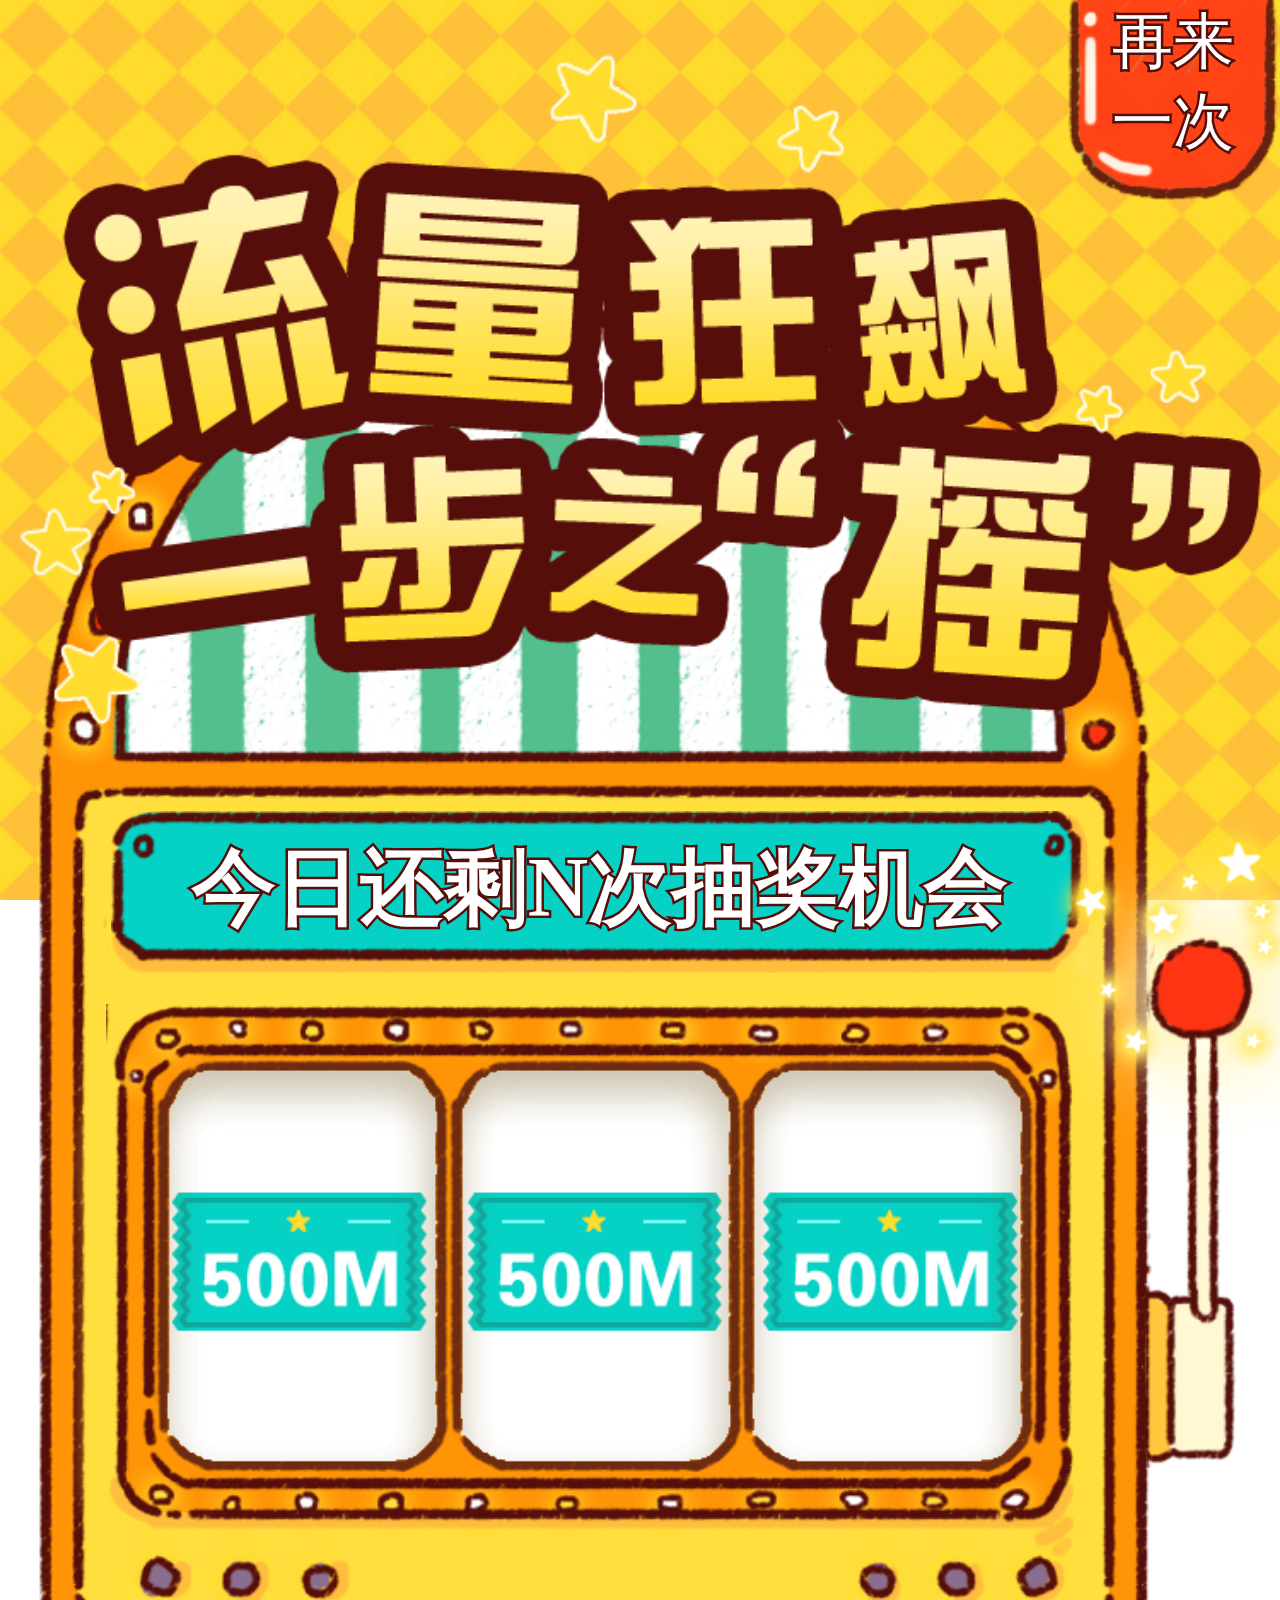
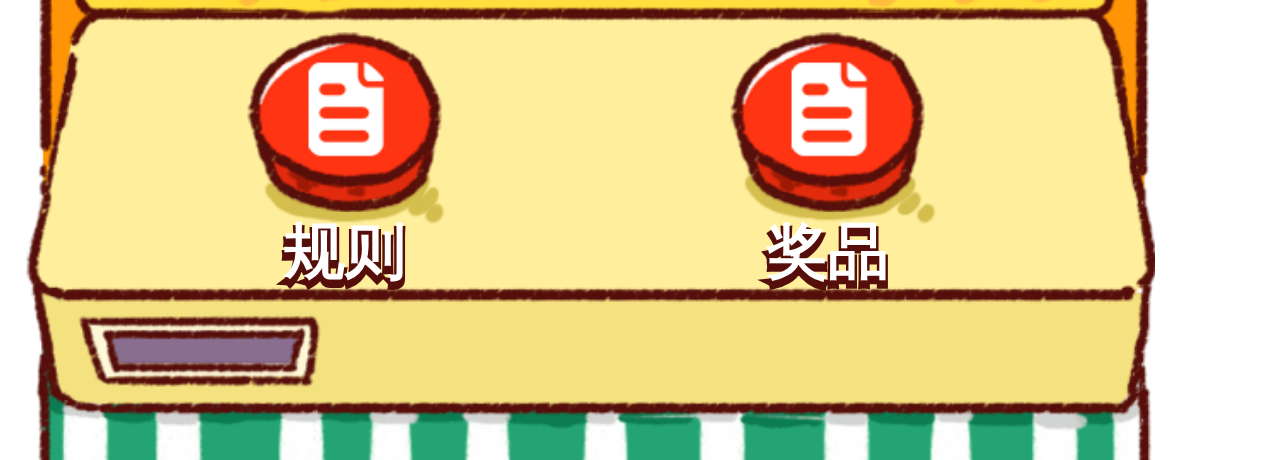
<file: index.html>
<!DOCTYPE html>
<html lang="en">
<head>
    <meta charset="UTF-8">
    <meta name="viewport"
          content="width=device-width, user-scalable=no, initial-scale=1.0, maximum-scale=1.0, minimum-scale=1.0">
    <title>流量狂飙，一步之“摇”</title>
    <script type="text/javascript">
        (function (global) {
            function remChange() {
                document.documentElement.style.fontSize = 100 * document.documentElement.clientWidth / 750 + 'px';
            }
            remChange();
            global.addEventListener('resize', remChange, false);
        })(window);
    </script>
    <link rel="stylesheet" href="css/reset.min.css">
    <link rel="stylesheet" href="css/style.css">
</head>
<body>
    <!-- <div class="mask"></div> -->
    <div class="view-wrapper">
        <div data-text="再来一次" class="play-again stroke">再来一次</div>
        <div class="game-box">
            <div data-text="今日还剩N次抽奖机会" class="game-box-title stroke">
                今日还剩<span>N</span>次抽奖机会
            </div>
            <div class="game-box-container">
                <div class="game-box-bg"></div>
                <div class="num-box clearfix">
                    <div class="num" style="margin-left: 0.2rem"></div>
                    <div class="num" style="margin-left: 0.22rem"></div>
                    <div class="num" style="margin-left: 0.22rem"></div>
                </div>
                <div class="game-box-mask"></div>
            </div>
            <div class="game-btn-group">
                <div class="game-btn game-rule-btn">
                    <i></i>
                    <span data-text="规则">规则</span>
                </div>
                <div class="game-btn game-prize-btn">
                    <i></i>
                    <span data-text="奖品">奖品</span>
                </div>
            </div>
        </div>
        <div class="game-begin"></div>
        <div class="banner"></div>
        <div class="mask"></div>

        <!-- 中奖弹窗 -->
        <div class="modal modal-getPrize" style="display: none;">
            <div class="modal-flex">
                <div class="modal-content" style="height: 4.61rem; background-image: url('images/modal_bg_01.png');">
                    <div class="modal-body">
                        <div style="padding: 0.2rem 0.1rem;">
                            <p class="font-48">棒棒哒1</p>
                            <p class="font-48">139xxxxxxxx</p>
                            <p class="font-48">获得30M流量~</p>
                            <p class="font-24">温馨提示：奖品将于活动结束后30个工作日内赠送，每位客户只可获赠一次</p>
                        </div>
                    </div>
                    <div class="modal-close"></div>   
                </div>
            </div>
        </div>

        <!-- 未中奖弹窗 -->
        <div class="modal" style="display: none;">
            <div class="modal-flex">
                <div class="modal-content" style="height: 4.91rem; background-image: url('images/modal_bg_02.png');">
                    <div class="modal-body">
                        <div style="padding: 0.15rem 0.1rem 0;">
                            <p class="font-48">就差那么一点</p>
                            <p class="font-48">继续加油吧！</p>
                            <p class="font-24">温馨提示：每天首次邀请好友参与，可额外增加一次抽奖机会哦！</p>
                            <div class="modal-playagain-btn btn_03" style="margin-top: 0.1rem;">再来一次</div>
                        </div>
                    </div>
                    <div class="modal-close"></div>   
                </div>
            </div>
        </div>
        
        <!-- 这里空荡荡的弹窗 -->
        <div class="modal modal-kong" style="display: none;">
            <div class="modal-flex">
                <div class="modal-content" style="height: 4.91rem; background-image: url('images/modal_bg_02.png');">
                    <div class="modal-body">
                        <div style="height: 2rem; display: flex;flex-direction: column;justify-content: center;">
                            <p class="font-48">这里空荡荡的~</p>
                            <p class="font-48">相信你很快能中奖的！</p>
                        </div>
                        <div class="modal-playagain-btn btn_04">赶紧去抽一把</div>
                    </div>
                    <div class="modal-close"></div>   
                </div>
            </div>
        </div>

        <!-- 机会用完 明日再来弹窗 -->
        <div class="modal" style="display: none;">
            <div class="modal-flex">
                <div class="modal-content" style="height: 4.91rem; background-image: url('images/modal_bg_02.png');">
                    <div class="modal-body">
                        <div style="padding: 0.15rem 0.1rem 0;">
                            <p class="font-48">抽奖机会用完啦~</p>
                            <p class="font-48">明天再来吧</p>
                            <p class="font-24">温馨提示：每天首次邀请好友参与，可额外增加一次抽奖机会哦！</p>
                            <div class="modal-playagain-btn btn_05" style="margin-top: 0.1rem;">邀请好友玩一把</div>
                        </div>
                    </div>
                    <div class="modal-close"></div>   
                </div>
            </div>
        </div>

        <!-- 机会用完弹窗 -->
        <div class="modal" style="display: none;">
            <div class="modal-flex">
                <div class="modal-content" style="height: 4.91rem; background-image: url('images/modal_bg_01.png');">
                    <div class="modal-body">
                        <div style="padding: 0 0.1rem;">
                            <p class="font-48" style="padding: 0.35rem 0;">抽奖机会用完啦~</p>
                            <p class="font-24">温馨提示：每天首次邀请好友参与，可额外增加一次抽奖机会哦！</p>
                            <div class="modal-playagain-btn btn_05" style="margin-top: 0.1rem;">邀请好友玩一把</div>
                        </div>
                    </div>
                    <div class="modal-close"></div>   
                </div>
            </div>
        </div>

        <!-- 活动结束弹窗 -->
        <div class="modal" style="display: none;">
            <div class="modal-flex">
                <div class="modal-content" style="height: 4.61rem; background-image: url('images/modal_bg_01.png');">
                    <div class="modal-body">
                        <div style="height: 100%;display:flex;justify-content: center;flex-direction: column;">
                            <p class="font-48">下次要早点来哦</p>
                            <p class="font-48">本次活动已经结束啦</p>
                        </div>
                    </div>
                    <div class="modal-close"></div>   
                </div>
            </div>
        </div>

        <!-- 活动规则弹窗 -->
        <div class="modal modal-rule" style="display: none;">
            <div class="modal-flex">
                <div class="modal-content" style="height: 10.81rem; background-image: url('images/modal_bg_03.png');">
                    <div class="modal-body">
                        <div style="height: 100%;">
                            <div class="rule-title"></div>
                            <div style="height: 8rem; overflow-y: scroll;font-size: 0.3rem; color: #8d5c08;text-align: left;padding: 0 0.15rem;font-weight: 700;">
                                1、活动期间，用户需要持续订阅并绑定“中国移动10086”手机QQ公众号，若取消订阅与绑定则无法发放奖品。<br />
                                2、赠送的流量为国内流量（河北、贵州为省内流量），2/3/4G通用，当月有效，流量不结转。 <br />
                                3、中奖查询：奖品可点击游戏首页“奖品”查询当前中奖情况。或在活动结束10个工作日后，点击手机QQ菜单“个人主页”底部的“中奖查询专区”广告图查询中奖结果。<br />
                                4、流量奖品将于活动结束后30个工作日内赠送至用户认证登录的手机号码中，届时会有短信提醒。<br />
                                5、同一用户活动期间只可中奖一次，同一账号重复登记或者更换多个账号绑定登记只计算第一次登记号码。<br />
                                6、号码欠费、未进行实名制认证、处于非正常状态的用户，流量可能无法成功到帐。<br />
                                7、携号转网、集团代付/对公托收（如政企动力100行业卡）用户暂时无法参与，流量无法到账。<br />
                                8、一经发现违规等恶意操作将取消获奖资格。<br />
                                9、本活动的中奖概率约为6%-20%（这个只给客户看，非后台概率），根据历史活动经验测算，具体以实际参与为准。
                            </div>
                        </div>
                    </div>
                    <div class="modal-close"></div>   
                </div>
            </div>
        </div>
        
        <!-- 邀请好友额外获得一次抽奖机会弹窗 -->
        <div class="modal" style="display: none;">
            <div class="modal-flex">
                <div class="modal-content" style="height: 4.91rem; background-image: url('images/modal_bg_01.png');">
                    <div class="modal-body">
                        <div style="padding: 0 0.1rem;">
                            <div style="display: flex;justify-content: center;height: 2.2rem;flex-direction: column;">
                                <p class="font-48">邀请好友成功~</p>
                                <p  class="font-48">获得一次额外抽奖机会</p>
                            </div>
                            <p class="font-24">温馨提示：每天首次邀请好友参与，可额外增加一次抽奖机会哦！</p>
                        </div>
                    </div>
                    <div class="modal-close"></div>   
                </div>
            </div>
        </div>

        <!-- 还没关注10086弹窗 -->
        <div class="modal" style="display: none;">
            <div class="modal-flex">
                <div class="modal-content" style="height: 7rem; background-image: url('images/modal_bg_04.png');">
                    <div class="modal-body">
                        <div style="padding: 0 0.1rem;">
                            <p class="font-42" style="margin-top: 0.7rem;">您还没有订阅或者绑定</p>
                            <p  class="font-42">"中国移动10086"公众号</p>
                            <p class="font-24">温馨提示：登录手机QQ，点击右上角【+】，选择【加好友/群】，搜索【中国移动10086】即可订阅</p>
                            <div class="modal-playagain-btn btn_02" style="margin-bottom: 0.15rem;margin-top: 0.35rem;">戳我前往订阅</div>
                            <div class="modal-playagain-btn btn_02">戳我绑定手机号码</div>
                        </div>
                    </div>
                    <div class="modal-close"></div>   
                </div>
            </div>
        </div>
        
        <!-- 关注提示 -->
        <div class="share-tip">
            <p data-text="每天首次邀请好友参与">每天首次邀请好友参与</p>
            <p data-text="可额外增加一次抽奖机会">可额外增加一次抽奖机会</p>
        </div>
    </div>
    <script src="js/jquery-1.10.1.min.js"></script>
    <script src="js/index.js"></script>
</body>
</html>
</file>
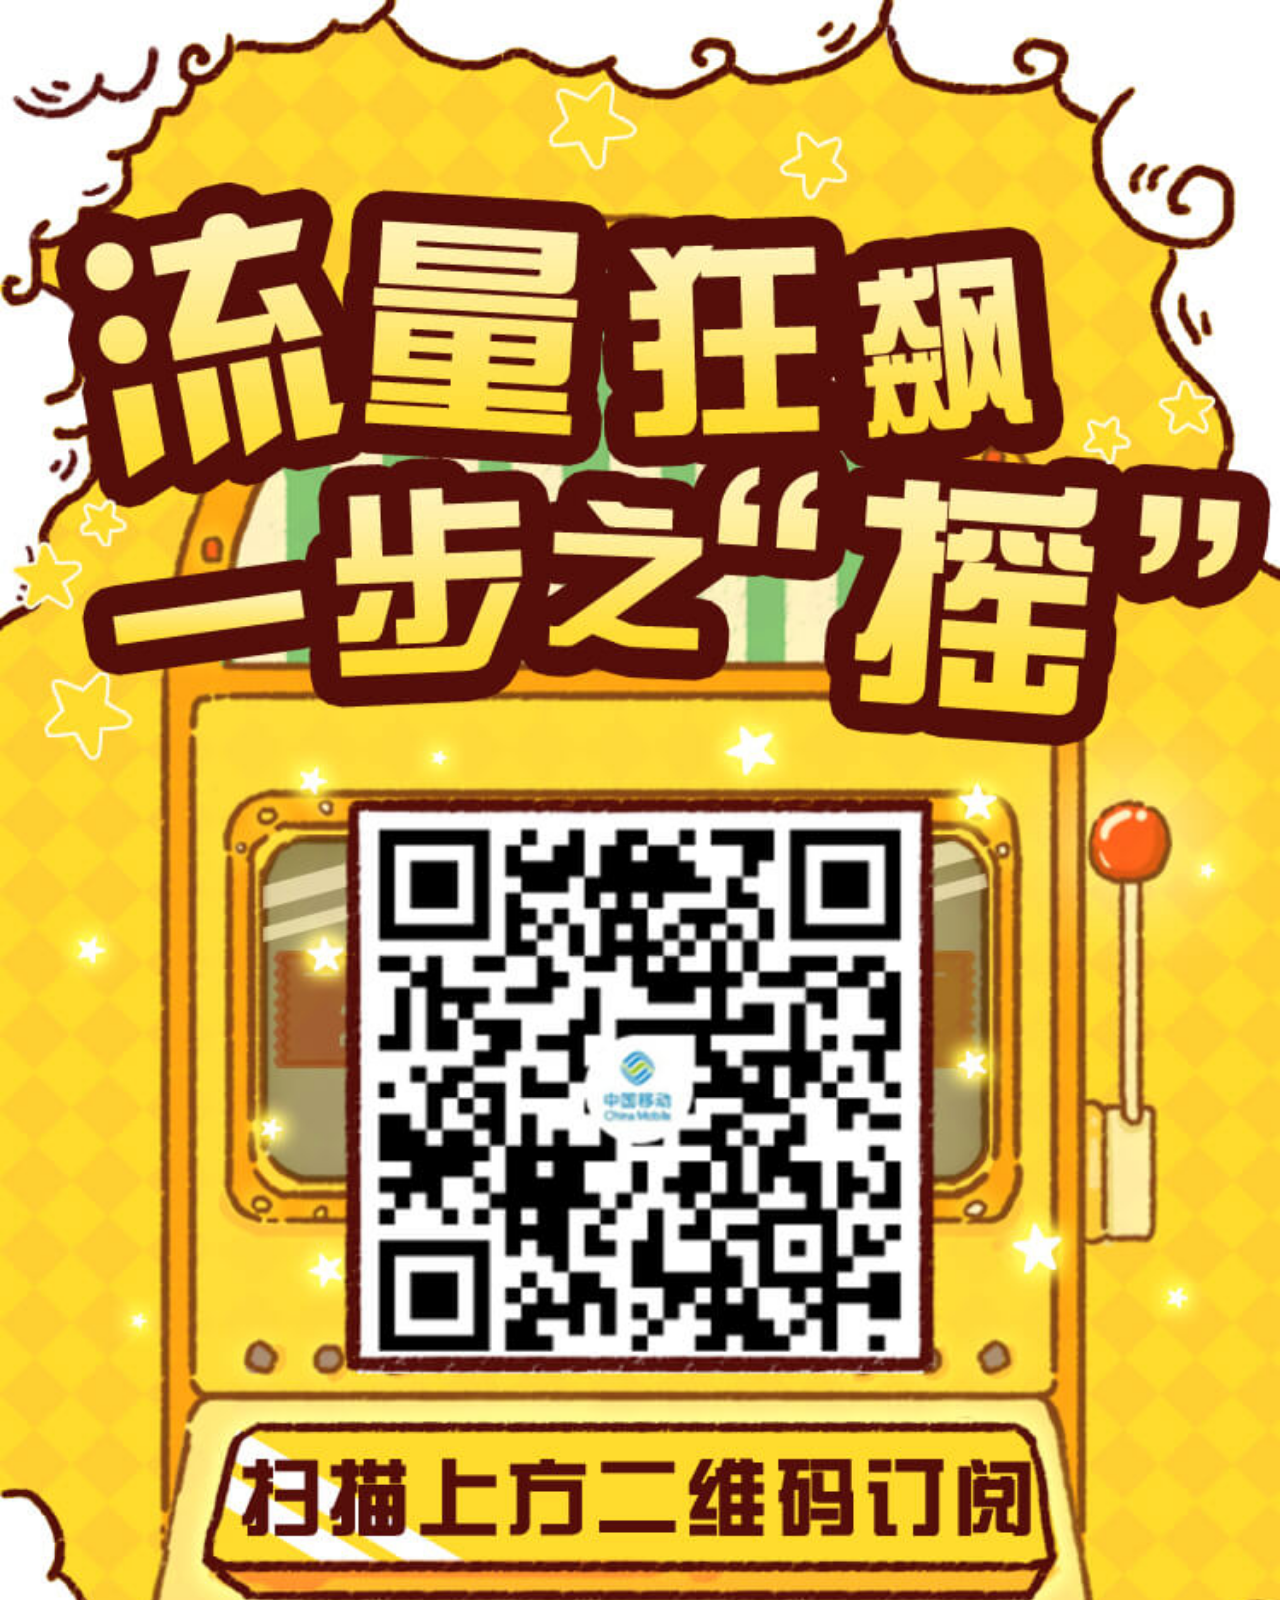
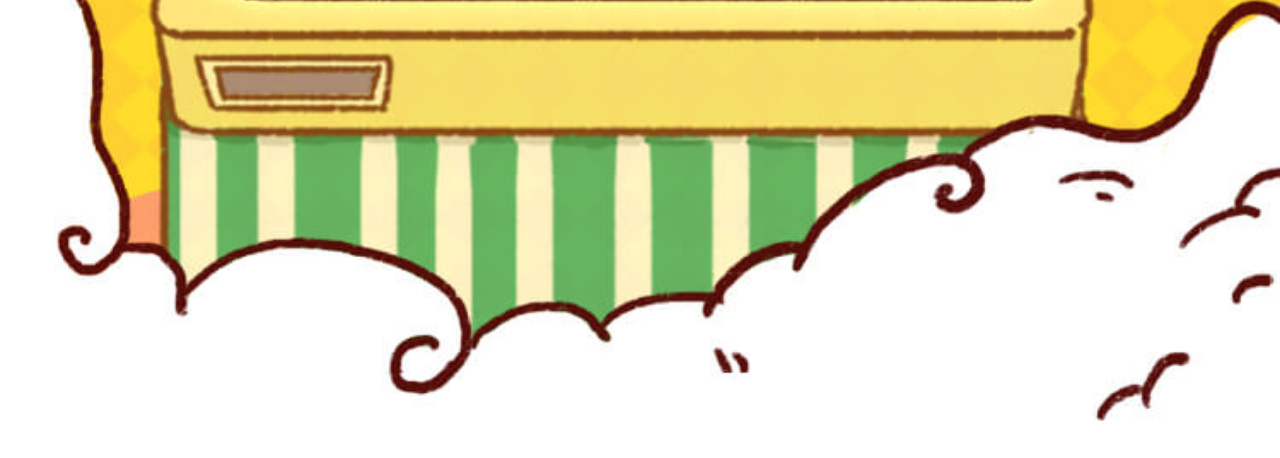
<file: inde_02.html>
<!DOCTYPE html>
<html lang="en">
<head>
    <meta charset="UTF-8">
    <meta name="viewport"
          content="width=device-width, user-scalable=no, initial-scale=1.0, maximum-scale=1.0, minimum-scale=1.0">
    <title>流量狂飙，一步之“摇”</title>
    <script type="text/javascript">
        (function (global) {
            function remChange() {
                document.documentElement.style.fontSize = 100 * document.documentElement.clientWidth / 750 + 'px';
            }
            remChange();
            global.addEventListener('resize', remChange, false);
        })(window);
    </script>
    <link rel="stylesheet" href="css/reset.min.css">
    <link rel="stylesheet" href="css/style.css">
</head>
<body>
    <img  src="images/ewm.jpg" alt="" style="display: block;
    width: 100%;"/>
</body>
</html>
</file>
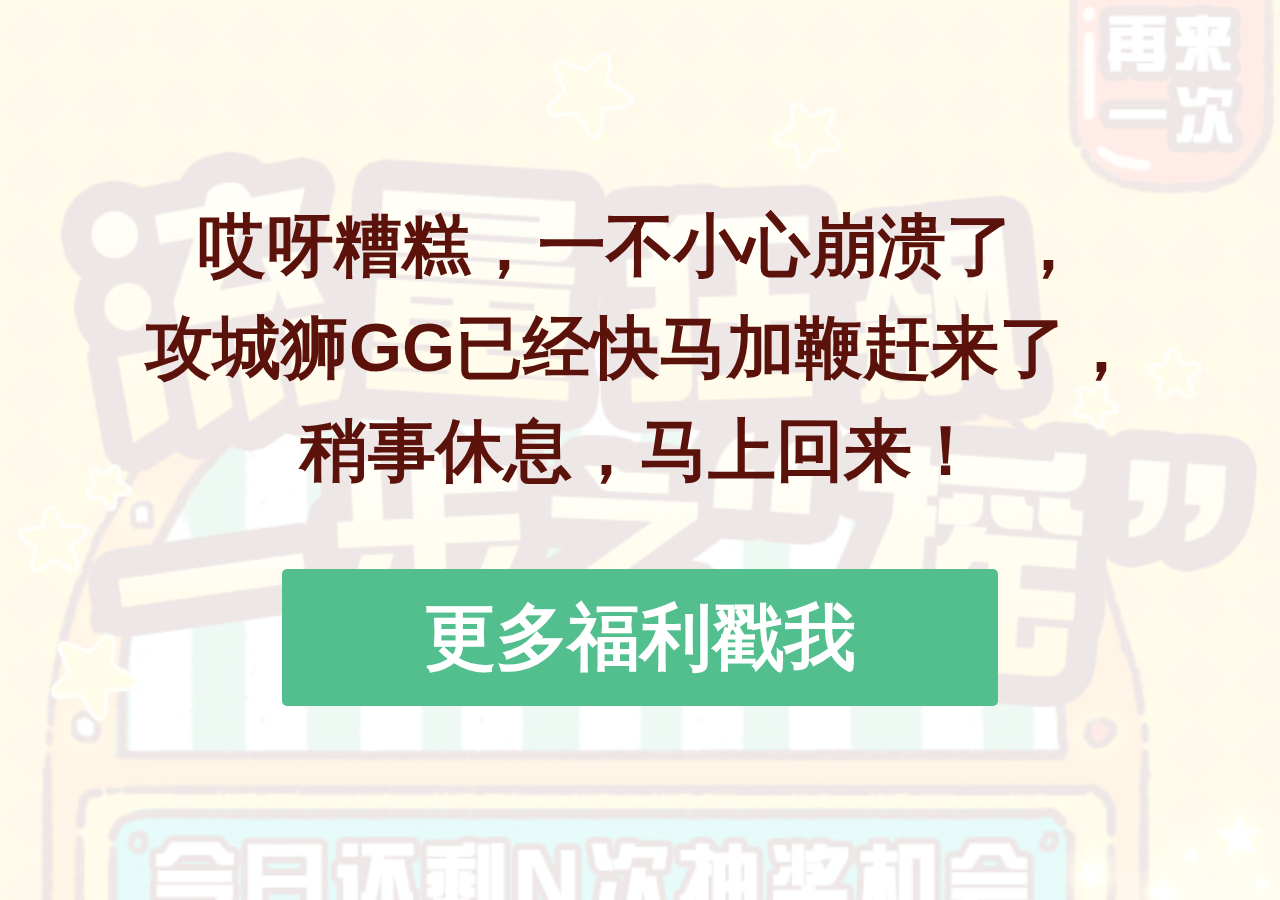
<file: index_03.html>
<!DOCTYPE html>
<html lang="en">
<head>
    <meta charset="UTF-8">
    <meta name="viewport"
          content="width=device-width, user-scalable=no, initial-scale=1.0, maximum-scale=1.0, minimum-scale=1.0">
    <title>流量狂飙，一步之“摇”</title>
    <script type="text/javascript">
        (function (global) {
            function remChange() {
                document.documentElement.style.fontSize = 100 * document.documentElement.clientWidth / 750 + 'px';
            }
            remChange();
            global.addEventListener('resize', remChange, false);
        })(window);
    </script>
    <link rel="stylesheet" href="css/reset.min.css">
    <link rel="stylesheet" href="css/style.css">
</head>
<body>
    <div style="width: 100%; height:100%; background: url('images/gamebg.jpg') no-repeat top center; background-size: 100%;">
        <div style="width: 100%;height: 100%;background-color: rgba(255, 255, 255, .9);display: flex;flex-direction: column;justify-content: center;align-items: center;">
            <p style="color: #5a120a;font-size: 0.4rem;font-weight: 700;text-align: center;line-height: 1.5em;">哎呀糟糕，一不小心崩溃了，<br />攻城狮GG已经快马加鞭赶来了，<br />稍事休息，马上回来！</p>
            <a href="" style="display: block;width: 4.2rem;height: 0.8rem;line-height: 0.8rem;font-size: 0.42rem;color:#ffffff;text-align: center;font-weight: 700;background-color: #53bf8e;border-radius: 5px;margin-top: 0.4rem;">更多福利戳我</a>
        </div>
    </div>
</body>
</html>
</file>
<file: css/style.css>
@charset "utf-8";
/*@font-face {
    font-family: "Microsoft YaHei";
    src: url('../fonts/fzzyjw.ttf');
}*/
i {
    font-style: normal;
}

html,body {
    width: 100%;
    height: 100%;
}
.view-wrapper {
    position: relative;
    min-height: 100%;
    background: url("../images/bg_01.jpg") repeat top left;
    background-size: 0.42rem 0.42rem;
}
.play-again {
    position: absolute;
    top: 0;
    right: 2px;
    width: 1.23rem;
    height: 1.17rem;
    line-height: 1.3em;
    padding: 2px 0.15rem;
    background: url("../images/icon_01.png") no-repeat bottom left;
    background-size: 100%;
    font-size: 0.36rem;
    text-align: center;
    color: #fff;
    font-family: "Microsoft YaHei";
    box-sizing: border-box;
    z-index: 40;
}
.play-again::before {
    content: attr(data-text);
    position: absolute;
    left: 0;
    top: 0;
    padding: 2px 0.15rem;
    -webkit-text-stroke: 5px #550e0a;
    font-family: "Microsoft YaHei";
    z-index: -1;
}
.game-box {
    position: absolute;
    top: 1.3rem;
    left: 0.15rem;
    width: 6.62rem;
    height: 10.77rem;
    background: url("../images/boot.png") no-repeat center;
    background-size: 100%;
}
.banner {
    position: absolute;
    top: 0.3rem;
    left: 0.1rem;
    width: 7.31rem;
    height: 4.02rem;
    background: url("../images/text_01.png") no-repeat center;
    background-size: 100%;
}
.game-box-title {
    position: absolute;
    top: 3.45rem;
    left: 0.5rem;
    width: 5.73rem;
    height: 0.95rem;
    line-height: 0.9rem;
    background: url("../images/title_01.png") no-repeat center;
    background-size: 100%;
    font-family: "Microsoft YaHei";
    box-sizing: border-box;
    z-index: 0;
    text-align: center;
    font-size: 0.49rem;
    color: #fff;
    font-weight: 700;
}
.game-box-title::before {
    width: 100%;
    content: attr(data-text);
    position: absolute;
    left: 0;
    top: 0;
    -webkit-text-stroke: 5px #550e0a;
    font-family: "Microsoft YaHei";
    z-index: -1;
    text-align: center;
}
.game-box-container {
    position: absolute;
    top: 4.58rem;
    left: 0.47rem;
    width: 5.68rem;
    height: 3.57rem;
}
.game-box-bg {
    width: 5.25rem;
    height: 2.6rem;
    margin: 0.23rem auto 0;
    background-color: #fff;
}
.game-box-mask {
    position: absolute;
    top: 0;
    left: 0;
    width: 100%;
    height: 100%;
    background: url("../images/box_01.png") no-repeat center;
    background-size: 100%;
}
.num-box {
    position: absolute;
    position: absolute;
    top: 0.38rem;
    left: 50%;
    width: 5.3rem;
    height: 2.28rem;
    margin-left: -2.65rem;
}
.num-box .num {
    float: left;
    width: 1.51rem;
    height: 100%;
    background-image: url("../images/icon_02.png");
    background-repeat: repeat-y;
    background-size: 100%;
    background-position-y: 0;
    background-position-x: 0;
}
.game-begin {
    position: absolute;
    top: 4.8rem;
    right: 0;
    width: 1.34rem;
    height: 3.8rem;
    background: url("../images/yg_01.png") no-repeat center;
    background-size: 100%;
    
}
.game-btn-group {
    position: absolute;
    top: 8.26rem;
    left: 1.3rem;
    width: 3.97rem;
    display: flex;
    display: -webkit-flex;
    justify-content: space-between;
}
.game-btn {
    width: 1.14rem;
    text-align: center;
}
.game-btn i {
    display: block;
    width: 1.14rem;
    height: 1.06rem;
    background: url("../images/btn_01.png") no-repeat center;
    background-size: 100%;
}
.game-btn span {
    position: relative;
    top: -2px;
    font-size: 0.36rem;
    color: #fff;
    font-weight: 700;
    z-index: 10;
}
.game-btn span::before {
    width: 100%;
    content: attr(data-text);
    position: absolute;
    left: 0;
    top: 0;
    -webkit-text-stroke: 5px #550e0a;
    z-index: -1;
    text-align: center;
}
.mask {
    display: none;
    position: absolute;
    top: 0;
    left: 0;
    right: 0;
    bottom: 0;
    background-color: rgba(0, 0, 0, 0.6);
    z-index: 50;
}
.modal {
    position: absolute;
    top: 0;
    left: 0;
    right: 0;
    bottom: 0;
    z-index: 100;
}
.modal-flex {
    display: flex;
    display: -webkit-flex;
    justify-content: center;
    align-items: center;
    height: 100%;
}
.modal-content {
    position: relative;
    width: 6.78rem;
    background-repeat: no-repeat;
    background-position: center;
    background-size: 100%;
}
.modal-close {
    position: absolute;
    top: 0.2rem;
    right: 0.2rem;
    width: 0.67rem;
    height: 0.65rem;
    background: url("../images/modal_close.png") no-repeat center;
    background-size: 100%;
    z-index: 101;
}
.modal-body {
    width: 100%;
    height: 100%;
    padding: 0.75rem 0.85rem;
    box-sizing: border-box;
    text-align: center;
}
.modal-body .font-48 {
    line-height: 1.3em;
    font-size: 0.48rem;
    color: #5a120a;
    font-weight: 700;
}
.modal-body .font-42 {
    line-height: 1.3em;
    font-size: 0.42rem;
    color: #5a120a;
    font-weight: 700;
}
.modal-body .font-24 {
    margin-top: 0.2rem;
    line-height: 1.3em;
    font-size: 0.24rem;
    color: #8d5c08;
    font-weight: 700;
    text-align: left;
}
.modal-playagain-btn {
    margin: 0 auto;
    height: 0.97rem;
    line-height: 0.97rem;
    font-size: 0.48rem;
    color: #ffffff;
    text-align: center;
    background-repeat: no-repeat;
    background-position: center;
    background-size: 100%;
    font-weight: 700;
}
.modal-playagain-btn.btn_03 {
    width: 2.97rem;
    background-image: url("../images/modal_btn_03.png");
}
.modal-playagain-btn.btn_04 {
    width: 3.27rem;
    background-image: url("../images/modal_btn_04.png");
}
.modal-playagain-btn.btn_05 {
    width: 3.89rem;
    background-image: url("../images/modal_btn_05.png");
}
.modal-playagain-btn.btn_02{
    width: 4.4rem;
    background-image: url("../images/modal_btn_02.png");
}
.rule-title {
    width: 3.06rem;
    height: 0.83rem;
    margin: 0.15rem auto;
    background: url("../images/modal_btn_01.png") no-repeat center;
    background-size: 100%;
}
.share-tip {
    display: none;
    position: absolute;
    top: 0;
    left: 0;
    right: 0;
    bottom: 0;
    padding-top: 2.95rem;
    background: url("../images/arr_1.png") no-repeat 5.36rem top;
    background-size: 1.63rem 2.95rem;
    z-index: 100;
}
.share-tip p {
    position: relative;
    z-index: 0;
    text-align: center;
    font-size: 0.49rem;
    color: #fff;
    font-weight: 700;
}
.share-tip p::before {
    width: 100%;
    content: attr(data-text);
    position: absolute;
    left: 0;
    top: 0;
    -webkit-text-stroke: 5px #550e0a;
    font-family: "Microsoft YaHei";
    z-index: -1;
    text-align: center;
}
</file>
